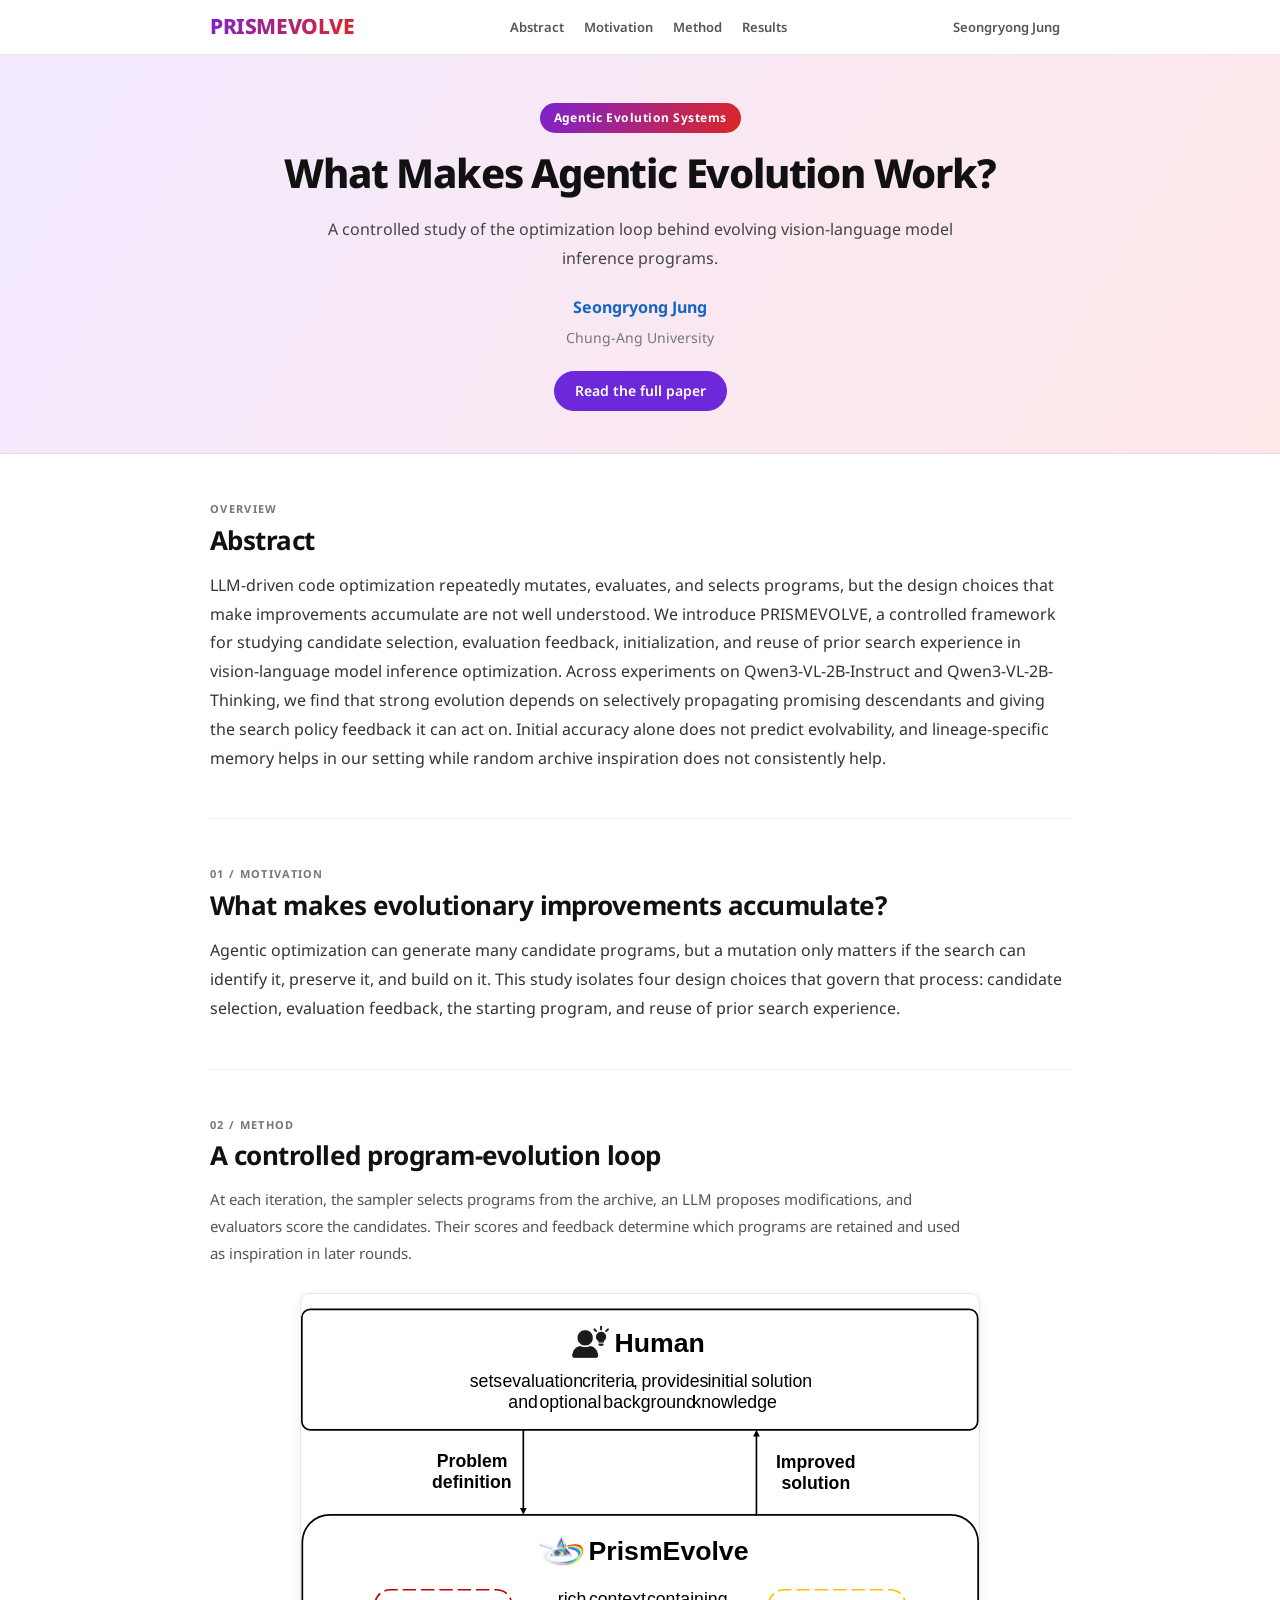
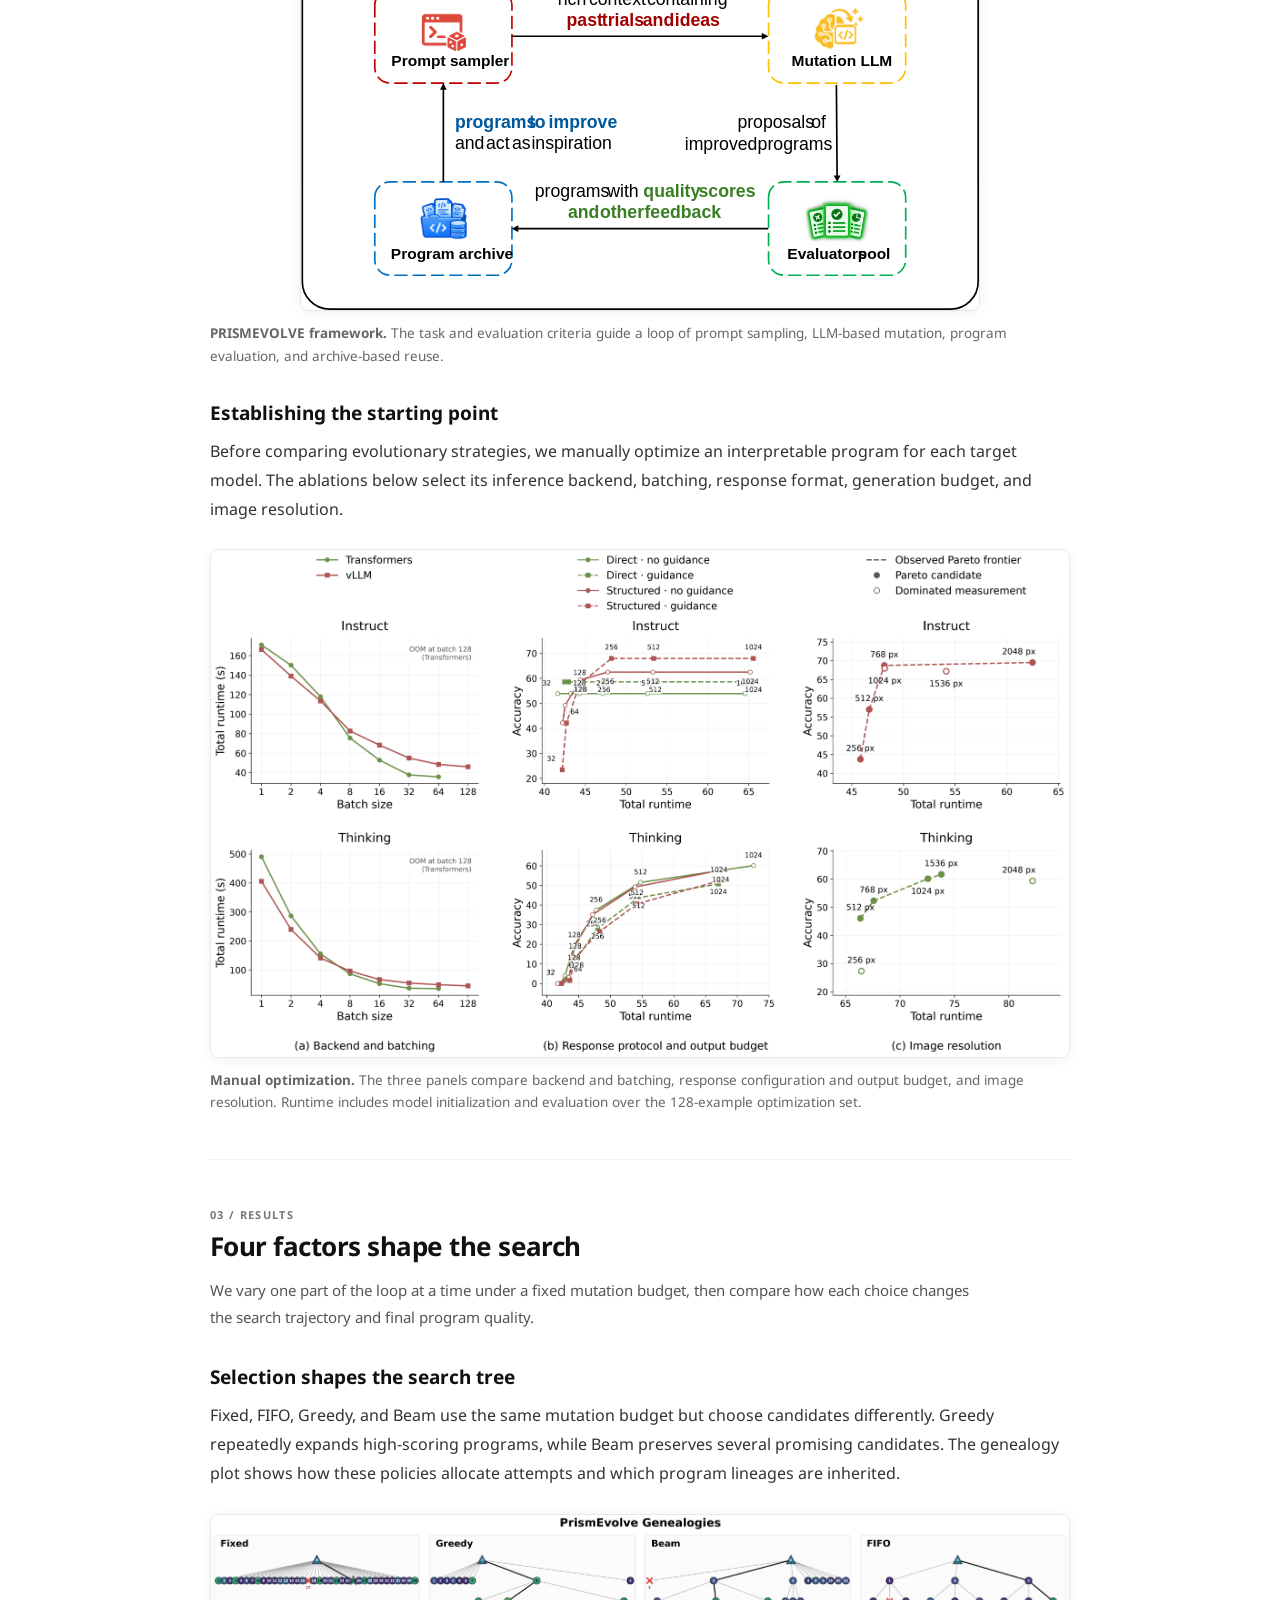
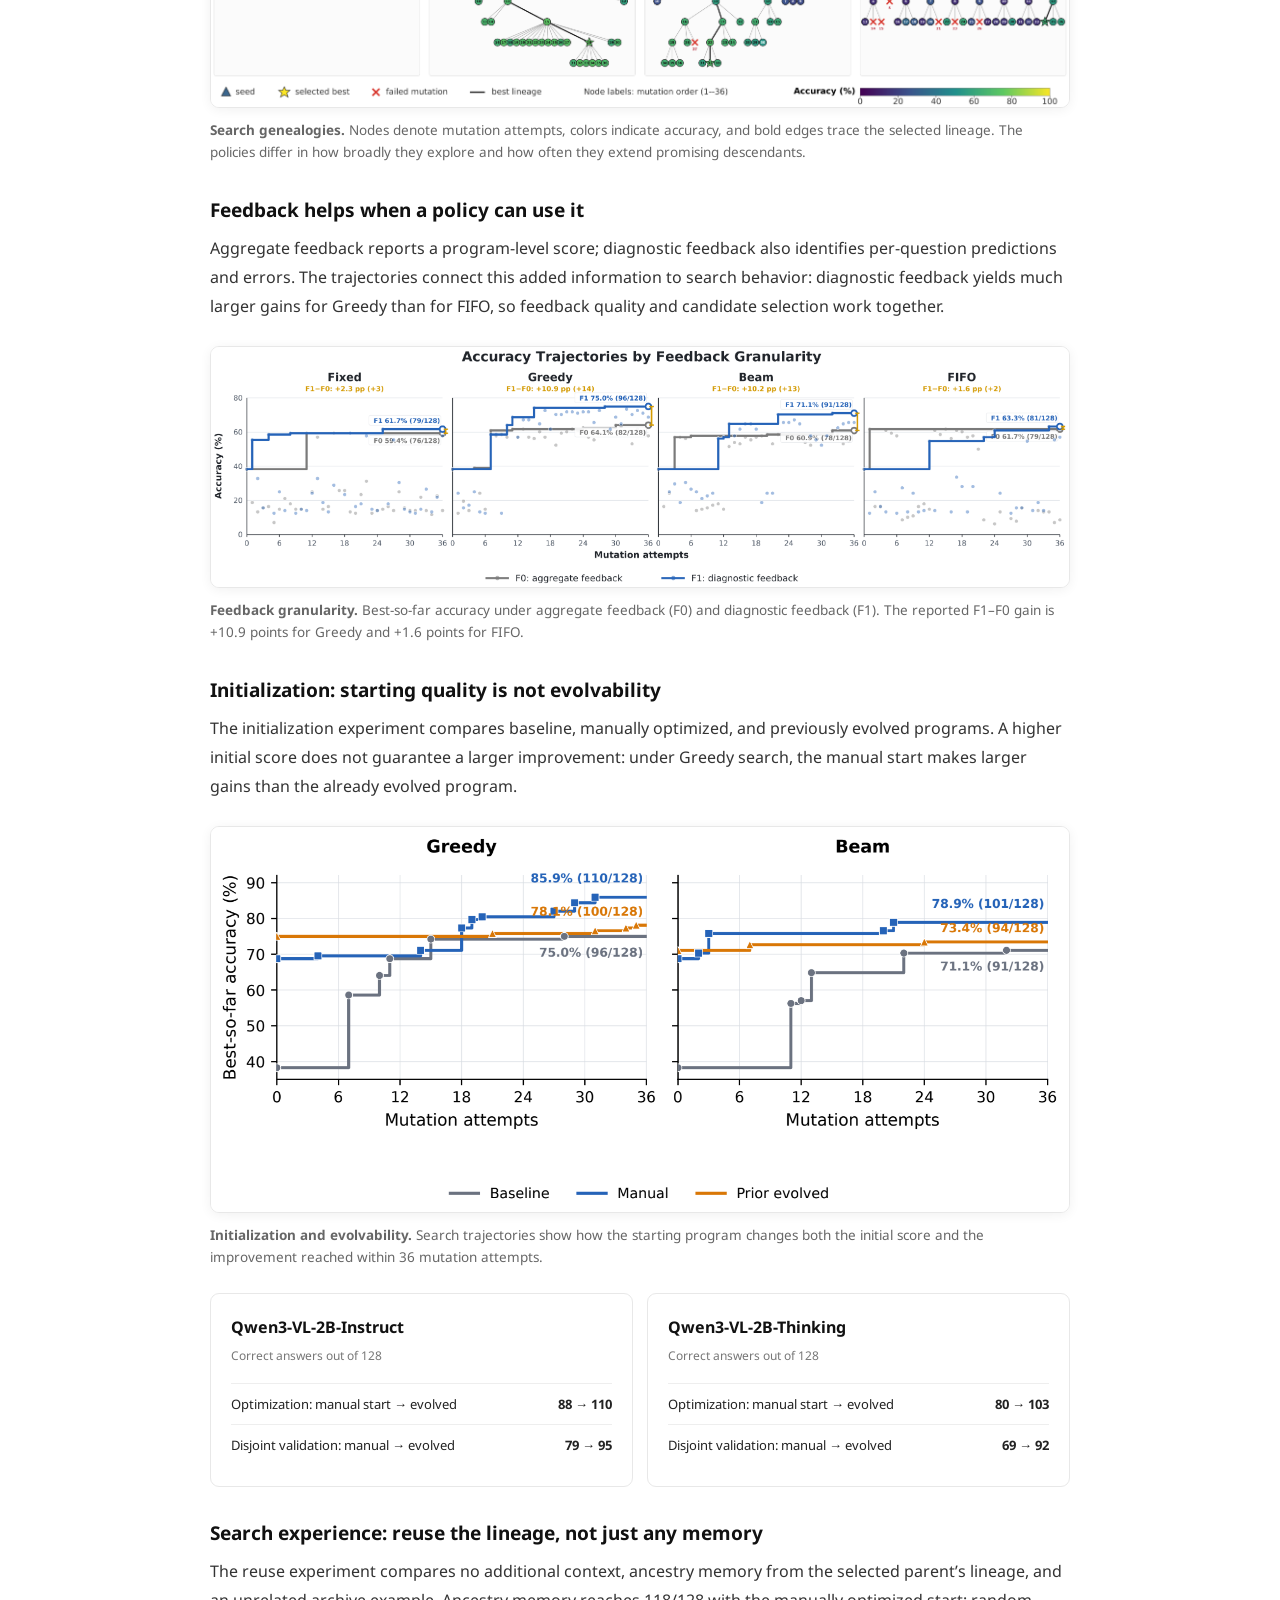
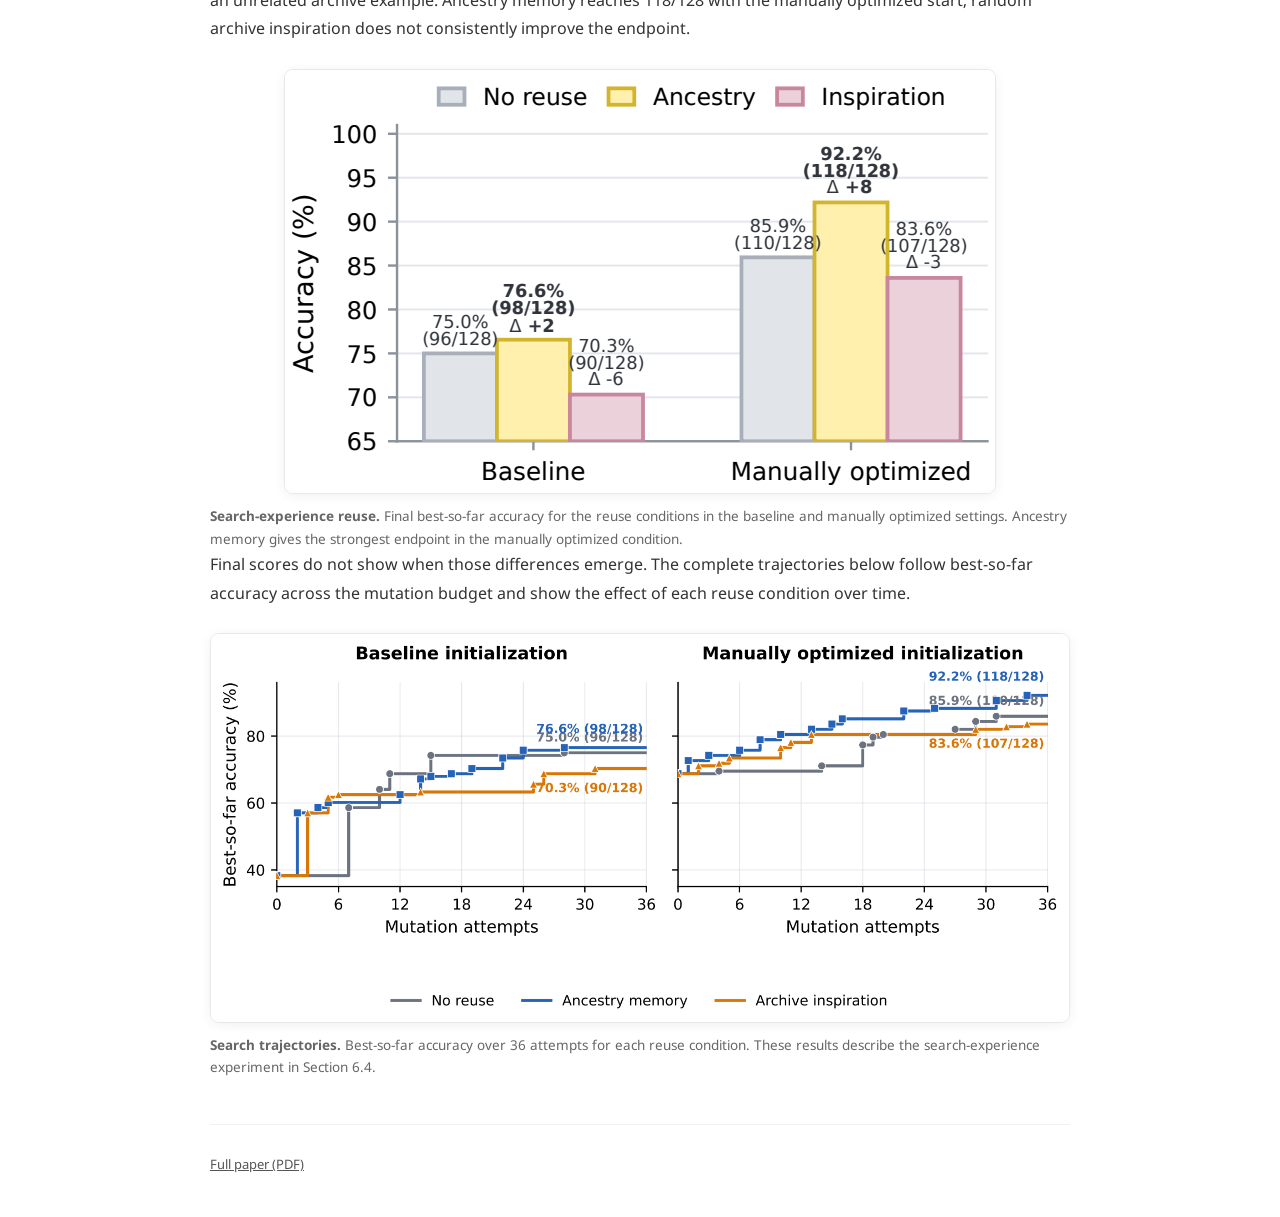
<file: _prismevolve/index.html>
<!DOCTYPE html>
<html lang="en">
<head>
  <meta charset="UTF-8">
  <meta name="viewport" content="width=device-width, initial-scale=1">
  <title>What Makes Agentic Evolution Work? | PRISMEVOLVE</title>
  <meta name="description" content="A controlled study of selection, feedback, initialization, and search experience in agentic evolution for vision-language model inference.">
  <meta property="og:type" content="website">
  <meta property="og:title" content="What Makes Agentic Evolution Work? | PRISMEVOLVE">
  <meta property="og:description" content="A controlled study of the optimization loop behind evolving vision-language model inference programs.">
  <meta property="og:url" content="https://jungseongryong.github.io/prismevolve/">
  <link rel="canonical" href="https://jungseongryong.github.io/prismevolve/">
  <link rel="icon" type="image/png" href="assets/prismevolve.png">
  <link rel="preconnect" href="https://fonts.googleapis.com">
  <link rel="preconnect" href="https://fonts.gstatic.com" crossorigin>
  <link href="https://fonts.googleapis.com/css?family=Google+Sans|Noto+Sans&display=swap" rel="stylesheet">
  <style>
    * { box-sizing: border-box; margin: 0; padding: 0; }
    html { scroll-behavior: smooth; }
    body { color: #222; background: #fff; font: 16px/1.7 'Google Sans', 'Noto Sans', sans-serif; }
    .container { width: min(860px, calc(100% - 56px)); margin: 0 auto; }

    nav {
      position: sticky; top: 0; z-index: 10; padding: 0 28px;
      background: rgba(255,255,255,.94); backdrop-filter: blur(8px); border-bottom: 1px solid #e8e8e8;
    }
    .nav-inner { display: flex; align-items: center; justify-content: space-between; max-width: 860px; min-height: 54px; margin: 0 auto; }
    .nav-logo {
      color: #111; font-size: 21px; font-weight: 800; letter-spacing: -.4px; text-decoration: none;
      background: linear-gradient(110deg, #7e22ce 0%, #dc2626 100%); background-clip: text; -webkit-background-clip: text; -webkit-text-fill-color: transparent;
    }
    .nav-links { display: flex; list-style: none; }
    .nav-links a, .home-link { display: block; padding: 14px 10px; color: #555; font-size: 13px; font-weight: 600; text-decoration: none; }
    .nav-links a:hover, .home-link:hover { color: #111; box-shadow: inset 0 -2px #111; }

    header {
      padding: 48px 24px 42px; text-align: center;
      background: linear-gradient(120deg, #f2e9ff 0%, #ffe8e8 100%); border-bottom: 1px solid #ead8ea;
    }
    .eyebrow { display: inline-block; margin-bottom: 15px; padding: 5px 14px; border-radius: 20px; background: linear-gradient(110deg, #7e22ce, #dc2626); color: #fff; font-size: 12px; font-weight: 700; letter-spacing: .04em; }
    h1 { max-width: 780px; margin: 0 auto 17px; color: #111; font-size: clamp(32px, 5vw, 40px); font-weight: 800; line-height: 1.25; letter-spacing: -.03em; }
    .deck { max-width: 680px; margin: 0 auto 20px; color: #444; font-size: 16px; }
    .authors { margin-bottom: 3px; color: #333; font-size: 16px; }
    .authors a { color: #1565c0; text-decoration: none; }
    .authors a:hover { text-decoration: underline; }
    .affiliation { margin-bottom: 21px; color: #777; font-size: 14px; }
    .actions { display: flex; justify-content: center; gap: 10px; flex-wrap: wrap; }
    .button { display: inline-flex; align-items: center; min-height: 40px; padding: 0 20px; border: 1px solid #6d28d9; border-radius: 28px; background: #6d28d9; color: #fff; font-size: 14px; font-weight: 600; text-decoration: none; }
    .button:hover { background: #5b21b6; }
    .button.secondary { border-color: #aaa; background: transparent; color: #222; }
    .button.secondary:hover { border-color: #111; background: #fff; }

    section { padding: 46px 0; border-bottom: 1px solid #f0f0f0; scroll-margin-top: 66px; }
    h2 { margin-bottom: 13px; color: #111; font-size: 26px; font-weight: 700; line-height: 1.35; letter-spacing: -.02em; }
    h3 { margin: 30px 0 8px; color: #111; font-size: 19px; font-weight: 700; }
    p { margin-bottom: 16px; color: #333; line-height: 1.8; }
    p:last-child { margin-bottom: 0; }
    .section-label { margin-bottom: 4px; color: #777; font-size: 11px; font-weight: 700; letter-spacing: .12em; text-transform: uppercase; }
    .lead { max-width: 760px; margin-bottom: 22px; color: #555; font-size: 15px; }
    .figure { margin: 26px 0 0; text-align: center; }
    .figure img { display: block; max-width: 100%; height: auto; margin: 0 auto; border: 1px solid #e8e8e8; border-radius: 9px; box-shadow: 0 2px 12px rgba(0,0,0,.06); }
    #method .figure:first-of-type img { width: min(100%, 680px); }
    .figure figcaption { margin-top: 11px; color: #666; font-size: 13.5px; line-height: 1.65; text-align: left; }
    .result-grid { display: grid; grid-template-columns: 1fr 1fr; gap: 14px; margin-top: 24px; }
    .result-card { padding: 20px; border: 1px solid #e8e8e8; border-radius: 9px; }
    .result-card h3 { margin: 0 0 4px; font-size: 16px; }
    .result-subtitle { margin-bottom: 17px; color: #777; font-size: 12px; }
    .score-row { display: flex; justify-content: space-between; gap: 12px; padding: 9px 0; border-top: 1px solid #eee; font-size: 13px; }
    .score-row strong { white-space: nowrap; }
    .result-note { margin: 10px 0 0; color: #666; font-size: 12px; }
    .scope { padding: 22px 0; border-bottom: 1px solid #e8e8e8; }
    .scope h2 { font-size: 20px; }
    .scope p { max-width: 760px; color: #666; font-size: 13px; }
    footer { display: flex; justify-content: space-between; gap: 16px; padding: 28px 0 42px; color: #888; font-size: 13px; }
    footer a { color: #555; }

    @media (max-width: 640px) {
      .container { width: calc(100% - 36px); }
      nav { padding: 0 18px; }
      .nav-inner { flex-wrap: wrap; }
      .nav-links { order: 3; width: 100%; overflow-x: auto; }
      .nav-links a { padding: 8px 10px 11px; white-space: nowrap; }
      .home-link { margin-left: auto; }
      header { padding: 36px 18px 32px; }
      h1 { font-size: clamp(30px, 8vw, 38px); }
      section { padding: 36px 0; }
      .result-grid { grid-template-columns: 1fr; }
      footer { flex-direction: column; }
    }
    @media (prefers-reduced-motion: reduce) { html { scroll-behavior: auto; } }
  </style>
</head>
<body>
  <nav aria-label="Main navigation">
    <div class="nav-inner">
      <a class="nav-logo" href="#top">PRISMEVOLVE</a>
      <ul class="nav-links">
        <li><a href="#abstract">Abstract</a></li>
        <li><a href="#motivation">Motivation</a></li>
        <li><a href="#method">Method</a></li>
        <li><a href="#results">Results</a></li>
      </ul>
      <a class="home-link" href="../">Seongryong Jung</a>
    </div>
  </nav>

  <header id="top">
    <div class="eyebrow">Agentic Evolution Systems</div>
    <h1>What Makes Agentic Evolution Work?</h1>
    <p class="deck">A controlled study of the optimization loop behind evolving vision-language model inference programs.</p>
    <p class="authors"><a href="../"><strong>Seongryong Jung</strong></a></p>
    <p class="affiliation">Chung-Ang University</p>
    <div class="actions">
      <a class="button" href="prismevolve.pdf">Read the full paper</a>
    </div>
  </header>

  <main class="container">
    <section id="abstract">
      <div class="section-label">Overview</div>
      <h2>Abstract</h2>
      <p>LLM-driven code optimization repeatedly mutates, evaluates, and selects programs, but the design choices that make improvements accumulate are not well understood. We introduce PRISMEVOLVE, a controlled framework for studying candidate selection, evaluation feedback, initialization, and reuse of prior search experience in vision-language model inference optimization. Across experiments on Qwen3-VL-2B-Instruct and Qwen3-VL-2B-Thinking, we find that strong evolution depends on selectively propagating promising descendants and giving the search policy feedback it can act on. Initial accuracy alone does not predict evolvability, and lineage-specific memory helps in our setting while random archive inspiration does not consistently help.</p>
    </section>

    <section id="motivation">
      <div class="section-label">01 / Motivation</div>
      <h2>What makes evolutionary improvements accumulate?</h2>
      <p>Agentic optimization can generate many candidate programs, but a mutation only matters if the search can identify it, preserve it, and build on it. This study isolates four design choices that govern that process: candidate selection, evaluation feedback, the starting program, and reuse of prior search experience.</p>
    </section>

    <section id="method">
      <div class="section-label">02 / Method</div>
      <h2>A controlled program-evolution loop</h2>
      <p class="lead">At each iteration, the sampler selects programs from the archive, an LLM proposes modifications, and evaluators score the candidates. Their scores and feedback determine which programs are retained and used as inspiration in later rounds.</p>
      <figure class="figure">
        <img src="assets/prismevolve.svg" alt="PRISMEVOLVE framework diagram showing the human-defined task and evaluation criteria, prompt sampler, mutation LLM, program archive, and evaluator pool">
        <figcaption><strong>PRISMEVOLVE framework.</strong> The task and evaluation criteria guide a loop of prompt sampling, LLM-based mutation, program evaluation, and archive-based reuse.</figcaption>
      </figure>
      <h3>Establishing the starting point</h3>
      <p>Before comparing evolutionary strategies, we manually optimize an interpretable program for each target model. The ablations below select its inference backend, batching, response format, generation budget, and image resolution.</p>
      <figure class="figure">
        <img src="assets/manual-optimization.png" alt="Plots comparing inference backend, response-generation settings, and image resolution for Qwen3-VL-2B models">
        <figcaption><strong>Manual optimization.</strong> The three panels compare backend and batching, response configuration and output budget, and image resolution. Runtime includes model initialization and evaluation over the 128-example optimization set.</figcaption>
      </figure>
    </section>

    <section id="results">
      <div class="section-label">03 / Results</div>
      <h2>Four factors shape the search</h2>
      <p class="lead">We vary one part of the loop at a time under a fixed mutation budget, then compare how each choice changes the search trajectory and final program quality.</p>
      <h3>Selection shapes the search tree</h3>
      <p>Fixed, FIFO, Greedy, and Beam use the same mutation budget but choose candidates differently. Greedy repeatedly expands high-scoring programs, while Beam preserves several promising candidates. The genealogy plot shows how these policies allocate attempts and which program lineages are inherited.</p>
      <figure class="figure">
        <img src="assets/policy-genealogies.png" alt="Program genealogies for Fixed, Greedy, Beam, and FIFO search policies">
        <figcaption><strong>Search genealogies.</strong> Nodes denote mutation attempts, colors indicate accuracy, and bold edges trace the selected lineage. The policies differ in how broadly they explore and how often they extend promising descendants.</figcaption>
      </figure>

      <h3>Feedback helps when a policy can use it</h3>
      <p>Aggregate feedback reports a program-level score; diagnostic feedback also identifies per-question predictions and errors. The trajectories connect this added information to search behavior: diagnostic feedback yields much larger gains for Greedy than for FIFO, so feedback quality and candidate selection work together.</p>
      <figure class="figure">
        <img src="assets/feedback-trajectories.png" alt="Accuracy trajectories comparing aggregate and diagnostic feedback under four search policies">
        <figcaption><strong>Feedback granularity.</strong> Best-so-far accuracy under aggregate feedback (F0) and diagnostic feedback (F1). The reported F1–F0 gain is +10.9 points for Greedy and +1.6 points for FIFO.</figcaption>
      </figure>
      <h3>Initialization: starting quality is not evolvability</h3>
      <p>The initialization experiment compares baseline, manually optimized, and previously evolved programs. A higher initial score does not guarantee a larger improvement: under Greedy search, the manual start makes larger gains than the already evolved program.</p>
      <figure class="figure">
        <img src="assets/initialization-evolvability.png" alt="Best-so-far accuracy under Greedy and Beam search from baseline, manually optimized, and previously evolved initial programs">
        <figcaption><strong>Initialization and evolvability.</strong> Search trajectories show how the starting program changes both the initial score and the improvement reached within 36 mutation attempts.</figcaption>
      </figure>
      <div class="result-grid">
        <article class="result-card">
          <h3>Qwen3-VL-2B-Instruct</h3>
          <p class="result-subtitle">Correct answers out of 128</p>
          <div class="score-row"><span>Optimization: manual start → evolved</span><strong>88 → 110</strong></div>
          <div class="score-row"><span>Disjoint validation: manual → evolved</span><strong>79 → 95</strong></div>
        </article>
        <article class="result-card">
          <h3>Qwen3-VL-2B-Thinking</h3>
          <p class="result-subtitle">Correct answers out of 128</p>
          <div class="score-row"><span>Optimization: manual start → evolved</span><strong>80 → 103</strong></div>
          <div class="score-row"><span>Disjoint validation: manual → evolved</span><strong>69 → 92</strong></div>
        </article>
      </div>
      <h3>Search experience: reuse the lineage, not just any memory</h3>
      <p>The reuse experiment compares no additional context, ancestry memory from the selected parent’s lineage, and an unrelated archive example. Ancestry memory reaches 118/128 with the manually optimized start; random archive inspiration does not consistently improve the endpoint.</p>
      <figure class="figure">
        <img src="assets/experience-reuse-summary.png" alt="Final accuracy comparing no reuse, ancestry memory, and archive inspiration for baseline and manually optimized initializations">
        <figcaption><strong>Search-experience reuse.</strong> Final best-so-far accuracy for the reuse conditions in the baseline and manually optimized settings. Ancestry memory gives the strongest endpoint in the manually optimized condition.</figcaption>
      </figure>
      <p>Final scores do not show when those differences emerge. The complete trajectories below follow best-so-far accuracy across the mutation budget and show the effect of each reuse condition over time.</p>
      <figure class="figure">
        <img src="assets/experience-reuse-trajectories.png" alt="Best-so-far accuracy trajectories comparing no reuse, ancestry memory, and archive inspiration over 36 mutation attempts">
        <figcaption><strong>Search trajectories.</strong> Best-so-far accuracy over 36 attempts for each reuse condition. These results describe the search-experience experiment in Section 6.4.</figcaption>
      </figure>
    </section>
  </main>

  <footer class="container">
    <a href="prismevolve.pdf">Full paper (PDF)</a>
  </footer>
</body>
</html>
</file>
